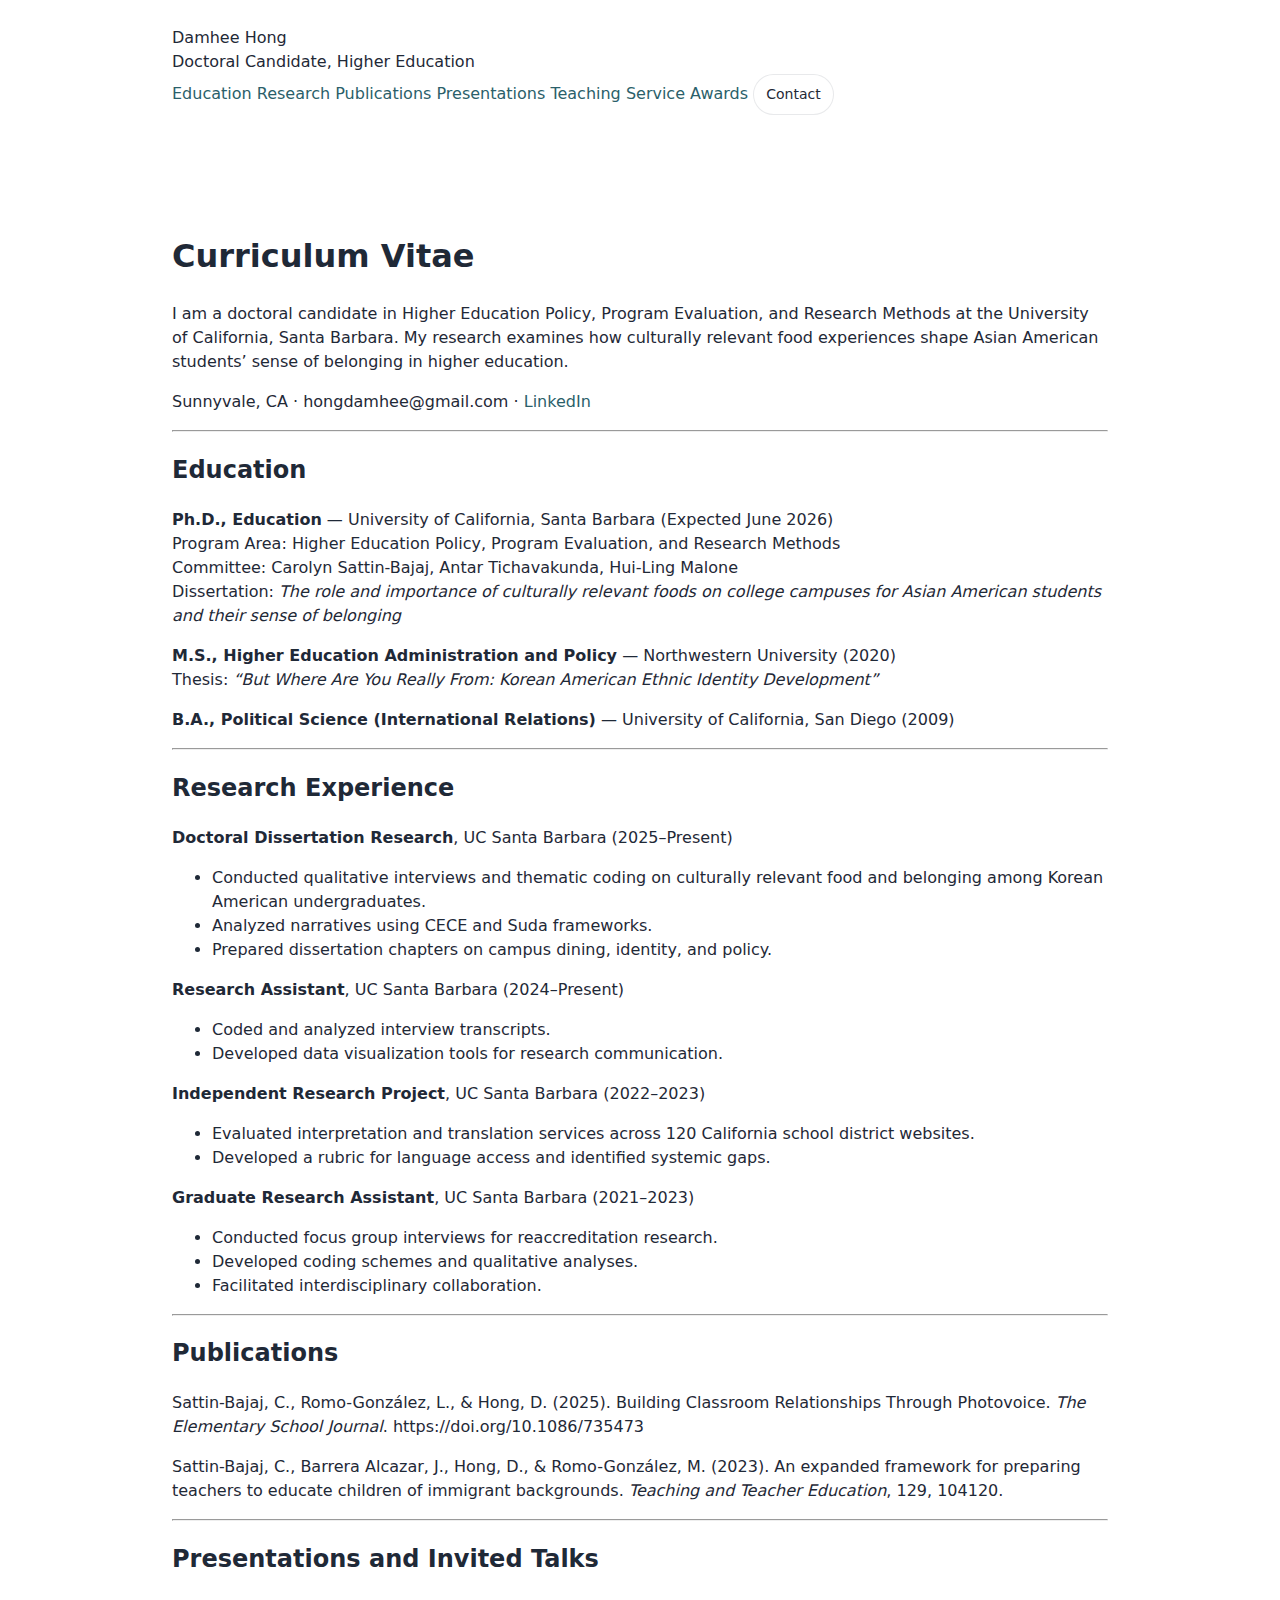
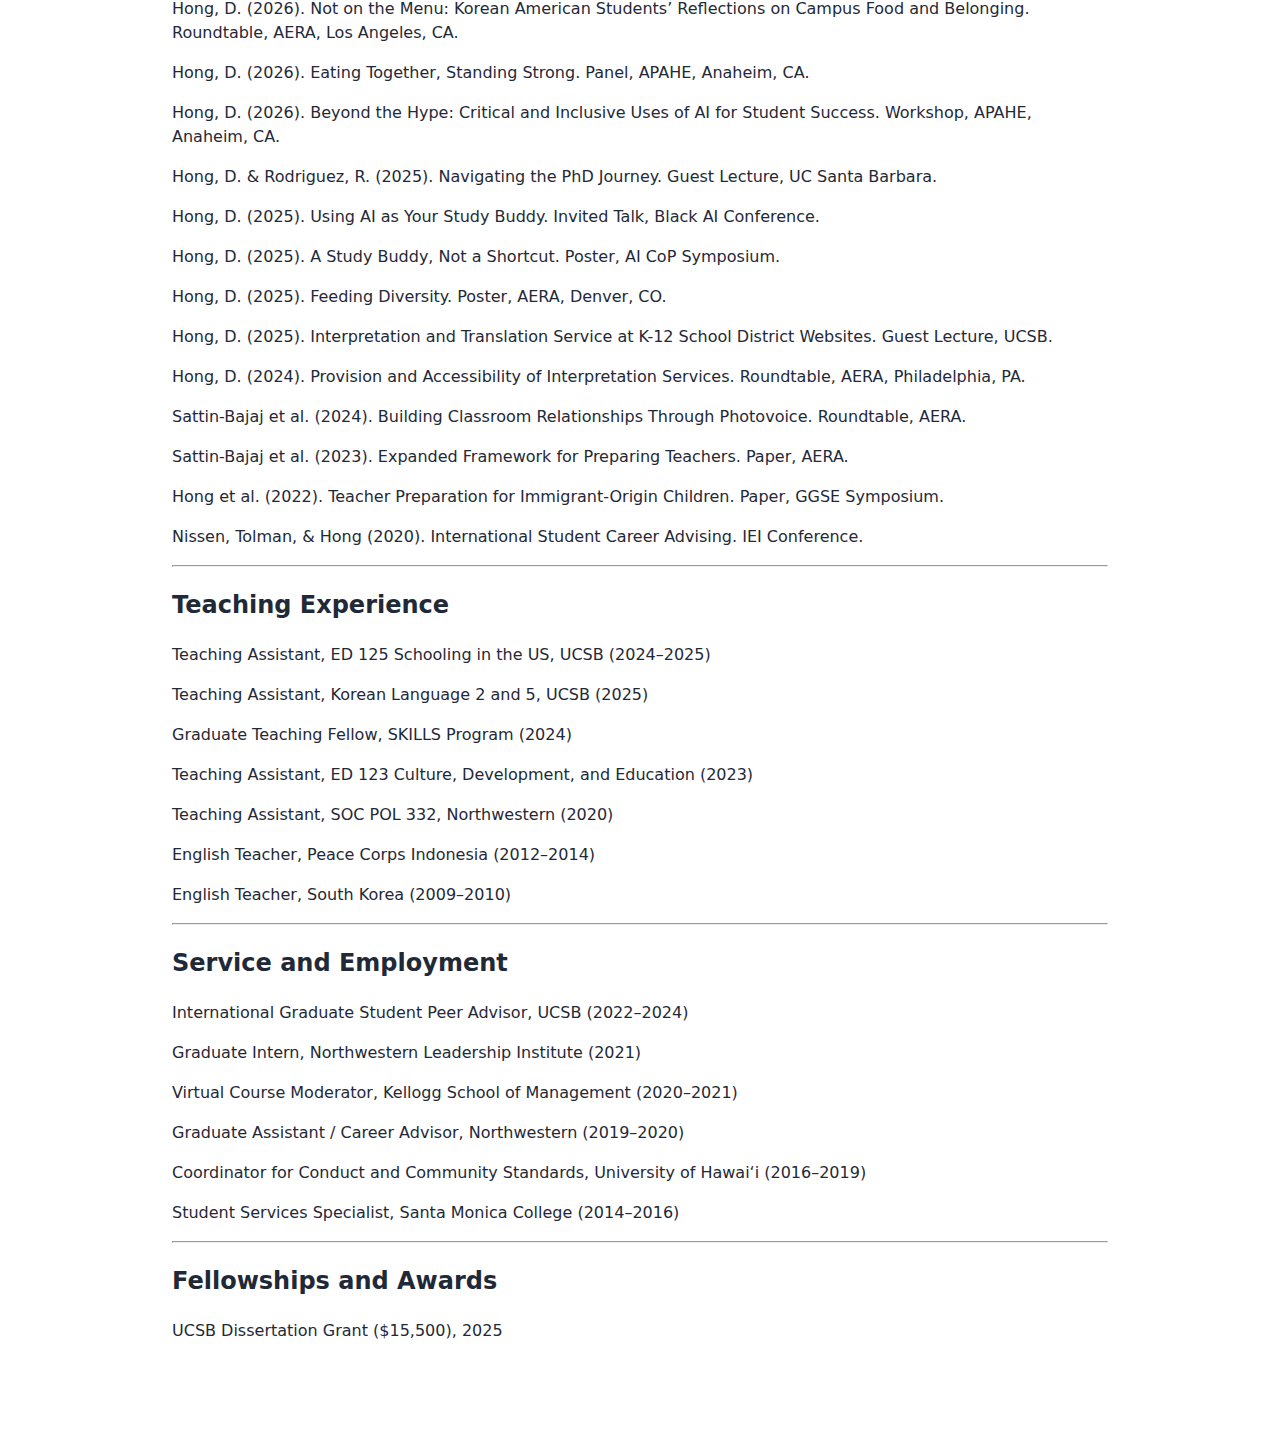
<file: index.html>
<!doctype html>
<html lang="en">
<head>
<meta charset="UTF-8" />
<meta name="viewport" content="width=device-width, initial-scale=1" />
<title>Damhee Hong | Curriculum Vitae</title>
<meta name="description" content="Damhee Hong, doctoral candidate in Higher Education. Research, publications, presentations, teaching, and service." />
<link rel="stylesheet" href="styles.css" />
</head>

<body>
<header class="header">
  <div class="container header-inner">
    <div>
      <div class="brand-name">Damhee Hong</div>
      <div class="brand-tag">Doctoral Candidate, Higher Education</div>
    </div>
    <nav>
      <a href="#education">Education</a>
      <a href="#research">Research</a>
      <a href="#publications">Publications</a>
      <a href="#presentations">Presentations</a>
      <a href="#teaching">Teaching</a>
      <a href="#service">Service</a>
      <a href="#awards">Awards</a>
      <a href="#contact" class="pill">Contact</a>
    </nav>
  </div>
</header>

<main class="container">

<section class="hero">
  <h1>Curriculum Vitae</h1>
  <p class="lead">
    I am a doctoral candidate in Higher Education Policy, Program Evaluation, and Research Methods at the University of California, Santa Barbara. My research examines how culturally relevant food experiences shape Asian American students’ sense of belonging in higher education.
  </p>
  <p>
    Sunnyvale, CA · hongdamhee@gmail.com · <a href="https://www.linkedin.com/in/deedeehong" target="_blank">LinkedIn</a>
  </p>
</section>

<hr />

<section id="education">
<h2>Education</h2>

<p><strong>Ph.D., Education</strong> — University of California, Santa Barbara (Expected June 2026)<br/>
Program Area: Higher Education Policy, Program Evaluation, and Research Methods<br/>
Committee: Carolyn Sattin-Bajaj, Antar Tichavakunda, Hui-Ling Malone<br/>
Dissertation: <em>The role and importance of culturally relevant foods on college campuses for Asian American students and their sense of belonging</em></p>

<p><strong>M.S., Higher Education Administration and Policy</strong> — Northwestern University (2020)<br/>
Thesis: <em>“But Where Are You Really From: Korean American Ethnic Identity Development”</em></p>

<p><strong>B.A., Political Science (International Relations)</strong> — University of California, San Diego (2009)</p>
</section>

<hr />

<section id="research">
<h2>Research Experience</h2>

<p><strong>Doctoral Dissertation Research</strong>, UC Santa Barbara (2025–Present)</p>
<ul>
<li>Conducted qualitative interviews and thematic coding on culturally relevant food and belonging among Korean American undergraduates.</li>
<li>Analyzed narratives using CECE and Suda frameworks.</li>
<li>Prepared dissertation chapters on campus dining, identity, and policy.</li>
</ul>

<p><strong>Research Assistant</strong>, UC Santa Barbara (2024–Present)</p>
<ul>
<li>Coded and analyzed interview transcripts.</li>
<li>Developed data visualization tools for research communication.</li>
</ul>

<p><strong>Independent Research Project</strong>, UC Santa Barbara (2022–2023)</p>
<ul>
<li>Evaluated interpretation and translation services across 120 California school district websites.</li>
<li>Developed a rubric for language access and identified systemic gaps.</li>
</ul>

<p><strong>Graduate Research Assistant</strong>, UC Santa Barbara (2021–2023)</p>
<ul>
<li>Conducted focus group interviews for reaccreditation research.</li>
<li>Developed coding schemes and qualitative analyses.</li>
<li>Facilitated interdisciplinary collaboration.</li>
</ul>
</section>

<hr />

<section id="publications">
<h2>Publications</h2>

<p>Sattin-Bajaj, C., Romo-González, L., & Hong, D. (2025). Building Classroom Relationships Through Photovoice. <em>The Elementary School Journal</em>. https://doi.org/10.1086/735473</p>

<p>Sattin-Bajaj, C., Barrera Alcazar, J., Hong, D., & Romo-González, M. (2023). An expanded framework for preparing teachers to educate children of immigrant backgrounds. <em>Teaching and Teacher Education</em>, 129, 104120.</p>
</section>

<hr />

<section id="presentations">
<h2>Presentations and Invited Talks</h2>

<p>Hong, D. (2026). Not on the Menu: Korean American Students’ Reflections on Campus Food and Belonging. Roundtable, AERA, Los Angeles, CA.</p>

<p>Hong, D. (2026). Eating Together, Standing Strong. Panel, APAHE, Anaheim, CA.</p>

<p>Hong, D. (2026). Beyond the Hype: Critical and Inclusive Uses of AI for Student Success. Workshop, APAHE, Anaheim, CA.</p>

<p>Hong, D. & Rodriguez, R. (2025). Navigating the PhD Journey. Guest Lecture, UC Santa Barbara.</p>

<p>Hong, D. (2025). Using AI as Your Study Buddy. Invited Talk, Black AI Conference.</p>

<p>Hong, D. (2025). A Study Buddy, Not a Shortcut. Poster, AI CoP Symposium.</p>

<p>Hong, D. (2025). Feeding Diversity. Poster, AERA, Denver, CO.</p>

<p>Hong, D. (2025). Interpretation and Translation Service at K-12 School District Websites. Guest Lecture, UCSB.</p>

<p>Hong, D. (2024). Provision and Accessibility of Interpretation Services. Roundtable, AERA, Philadelphia, PA.</p>

<p>Sattin-Bajaj et al. (2024). Building Classroom Relationships Through Photovoice. Roundtable, AERA.</p>

<p>Sattin-Bajaj et al. (2023). Expanded Framework for Preparing Teachers. Paper, AERA.</p>

<p>Hong et al. (2022). Teacher Preparation for Immigrant-Origin Children. Paper, GGSE Symposium.</p>

<p>Nissen, Tolman, & Hong (2020). International Student Career Advising. IEI Conference.</p>
</section>

<hr />

<section id="teaching">
<h2>Teaching Experience</h2>

<p>Teaching Assistant, ED 125 Schooling in the US, UCSB (2024–2025)</p>
<p>Teaching Assistant, Korean Language 2 and 5, UCSB (2025)</p>
<p>Graduate Teaching Fellow, SKILLS Program (2024)</p>
<p>Teaching Assistant, ED 123 Culture, Development, and Education (2023)</p>
<p>Teaching Assistant, SOC POL 332, Northwestern (2020)</p>
<p>English Teacher, Peace Corps Indonesia (2012–2014)</p>
<p>English Teacher, South Korea (2009–2010)</p>
</section>

<hr />

<section id="service">
<h2>Service and Employment</h2>

<p>International Graduate Student Peer Advisor, UCSB (2022–2024)</p>
<p>Graduate Intern, Northwestern Leadership Institute (2021)</p>
<p>Virtual Course Moderator, Kellogg School of Management (2020–2021)</p>
<p>Graduate Assistant / Career Advisor, Northwestern (2019–2020)</p>
<p>Coordinator for Conduct and Community Standards, University of Hawai‘i (2016–2019)</p>
<p>Student Services Specialist, Santa Monica College (2014–2016)</p>
</section>

<hr />

<section id="awards">
<h2>Fellowships and Awards</h2>

<p>UCSB Dissertation Grant ($15,500), 2025</p>
</file>
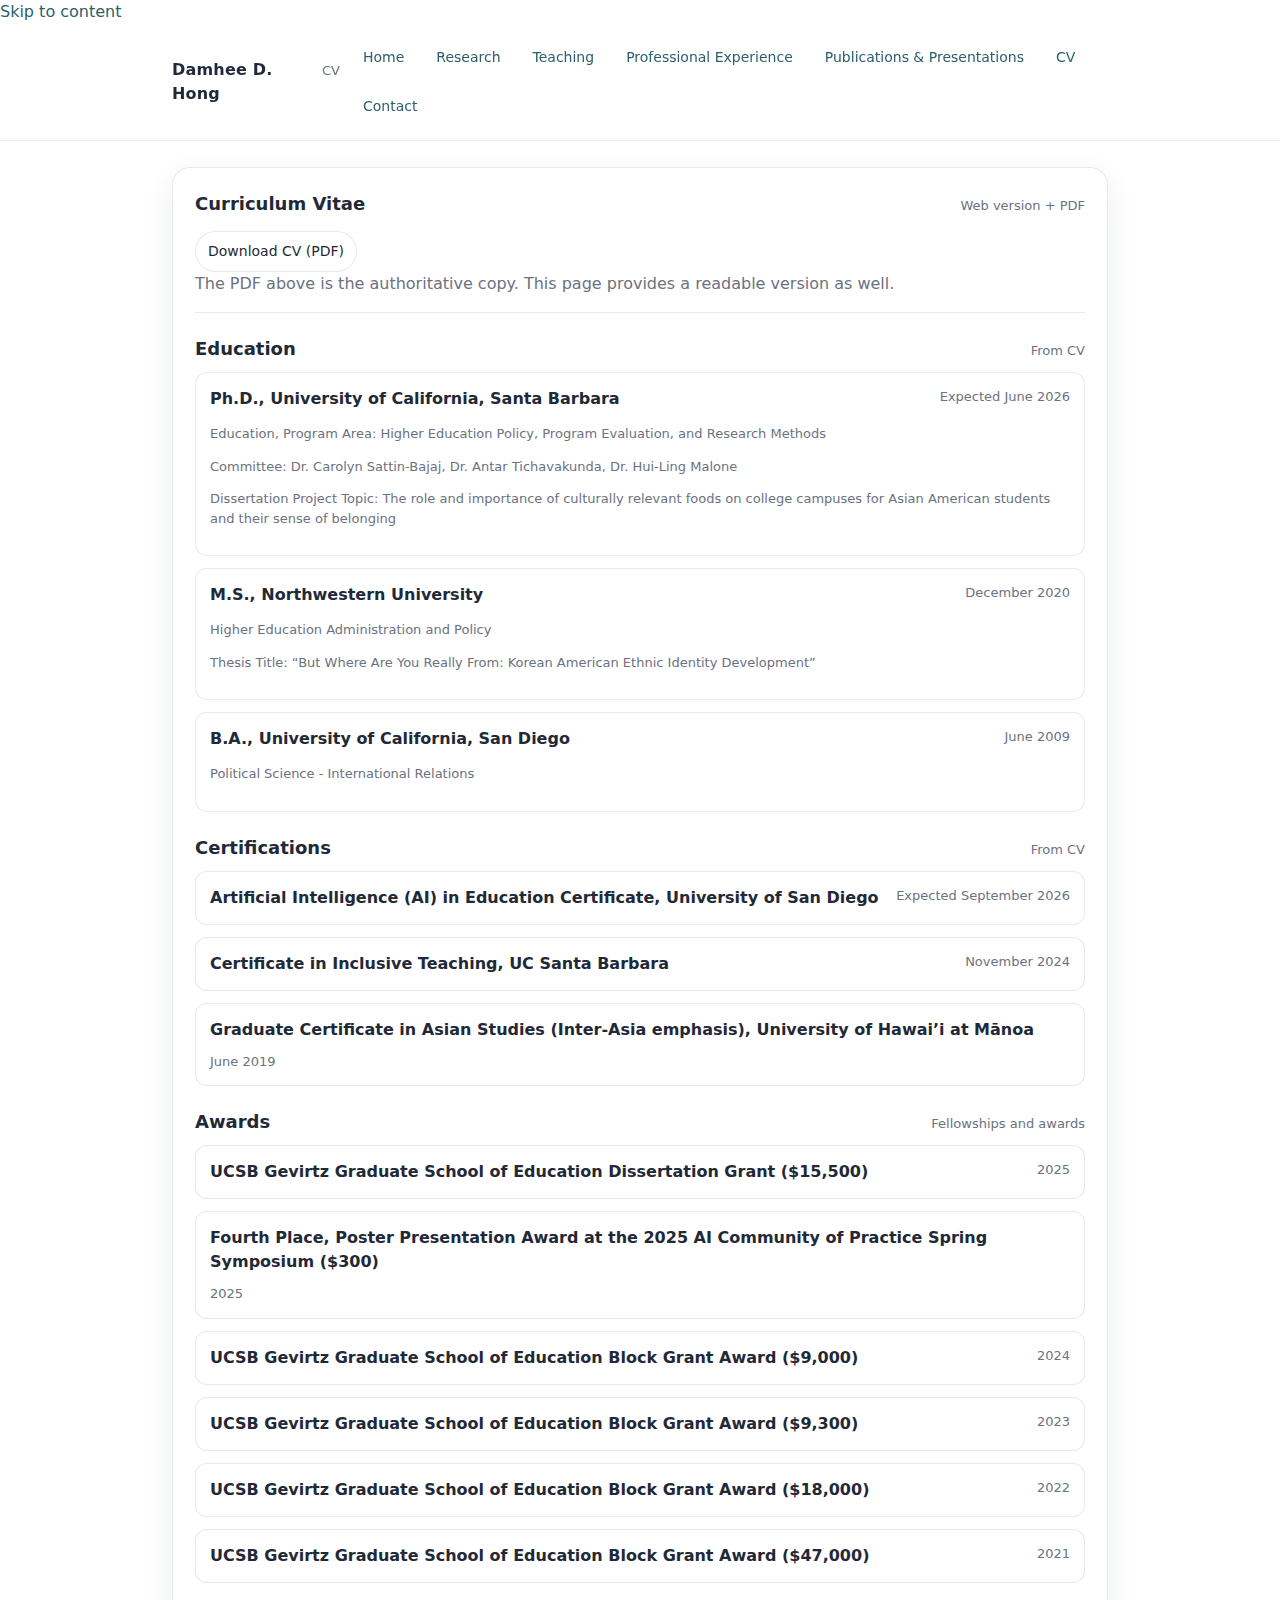
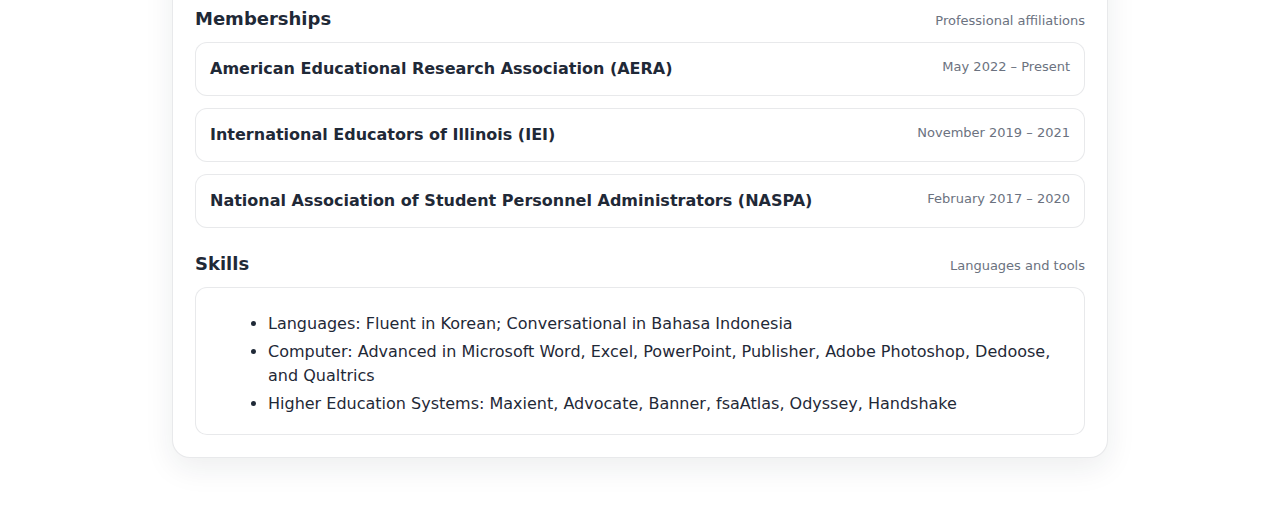
<file: cv.html>
<!doctype html>
<html lang="en">
<head>
  <meta charset="utf-8" />
  <meta name="viewport" content="width=device-width, initial-scale=1" />
  <title>CV | Damhee D. Hong</title>
  <link rel="stylesheet" href="styles.css" />
</head>
<body>
<a class="skip-link" href="#main">Skip to content</a>

<header class="nav">
  <div class="nav-inner">
    <div class="brand">
      <div class="name">Damhee D. Hong</div>
      <div class="tag">CV</div>
    </div>
    <nav class="nav-links" aria-label="Primary">
      <a href="index.html">Home</a>
      <a href="research.html">Research</a>
      <a href="teaching.html">Teaching</a>
      <a href="professional-experience.html">Professional Experience</a>
      <a href="publications-presentations.html">Publications & Presentations</a>
      <a href="cv.html">CV</a>
      <a href="contact.html">Contact</a>
    </nav>
  </div>
</header>

<main id="main" class="container">
  <div class="card">
    <div class="section-header">
      <h1 class="section-title">Curriculum Vitae</h1>
      <p class="section-note">Web version + PDF</p>
    </div>

    <div class="pills" aria-label="CV download">
      <a class="pill" href="DHong_CV_2026.pdf" target="_blank" rel="noopener">Download CV (PDF)</a>
    </div>

    <p class="lede">
      The PDF above is the authoritative copy. This page provides a readable version as well.
    </p>

    <hr class="soft" />

    <div class="section">
      <div class="section-header">
        <h2 class="section-title">Education</h2>
        <p class="section-note">From CV</p>
      </div>

      <div class="list">
        <div class="item">
          <div class="top">
            <div class="title">Ph.D., University of California, Santa Barbara</div>
            <div class="meta">Expected June 2026</div>
          </div>
          <p class="small">Education, Program Area: Higher Education Policy, Program Evaluation, and Research Methods</p>
          <p class="small">Committee: Dr. Carolyn Sattin-Bajaj, Dr. Antar Tichavakunda, Dr. Hui-Ling Malone</p>
          <p class="small">Dissertation Project Topic: The role and importance of culturally relevant foods on college campuses for Asian American students and their sense of belonging</p>
        </div>

        <div class="item">
          <div class="top">
            <div class="title">M.S., Northwestern University</div>
            <div class="meta">December 2020</div>
          </div>
          <p class="small">Higher Education Administration and Policy</p>
          <p class="small">Thesis Title: “But Where Are You Really From: Korean American Ethnic Identity Development”</p>
        </div>

        <div class="item">
          <div class="top">
            <div class="title">B.A., University of California, San Diego</div>
            <div class="meta">June 2009</div>
          </div>
          <p class="small">Political Science - International Relations</p>
        </div>
      </div>
    </div>

    <div class="section">
      <div class="section-header">
        <h2 class="section-title">Certifications</h2>
        <p class="section-note">From CV</p>
      </div>
      <div class="list">
        <div class="item">
          <div class="top">
            <div class="title">Artificial Intelligence (AI) in Education Certificate, University of San Diego</div>
            <div class="meta">Expected September 2026</div>
          </div>
        </div>
        <div class="item">
          <div class="top">
            <div class="title">Certificate in Inclusive Teaching, UC Santa Barbara</div>
            <div class="meta">November 2024</div>
          </div>
        </div>
        <div class="item">
          <div class="top">
            <div class="title">Graduate Certificate in Asian Studies (Inter-Asia emphasis), University of Hawai’i at Mānoa</div>
            <div class="meta">June 2019</div>
          </div>
        </div>
      </div>
    </div>

    <div class="section">
      <div class="section-header">
        <h2 class="section-title">Awards</h2>
        <p class="section-note">Fellowships and awards</p>
      </div>

      <div class="list">
        <div class="item"><div class="top"><div class="title">UCSB Gevirtz Graduate School of Education Dissertation Grant ($15,500)</div><div class="meta">2025</div></div></div>
        <div class="item"><div class="top"><div class="title">Fourth Place, Poster Presentation Award at the 2025 AI Community of Practice Spring Symposium ($300)</div><div class="meta">2025</div></div></div>
        <div class="item"><div class="top"><div class="title">UCSB Gevirtz Graduate School of Education Block Grant Award ($9,000)</div><div class="meta">2024</div></div></div>
        <div class="item"><div class="top"><div class="title">UCSB Gevirtz Graduate School of Education Block Grant Award ($9,300)</div><div class="meta">2023</div></div></div>
        <div class="item"><div class="top"><div class="title">UCSB Gevirtz Graduate School of Education Block Grant Award ($18,000)</div><div class="meta">2022</div></div></div>
        <div class="item"><div class="top"><div class="title">UCSB Gevirtz Graduate School of Education Block Grant Award ($47,000)</div><div class="meta">2021</div></div></div>
      </div>
    </div>

    <div class="section">
      <div class="section-header">
        <h2 class="section-title">Memberships</h2>
        <p class="section-note">Professional affiliations</p>
      </div>
      <div class="list">
        <div class="item"><div class="top"><div class="title">American Educational Research Association (AERA)</div><div class="meta">May 2022 – Present</div></div></div>
        <div class="item"><div class="top"><div class="title">International Educators of Illinois (IEI)</div><div class="meta">November 2019 – 2021</div></div></div>
        <div class="item"><div class="top"><div class="title">National Association of Student Personnel Administrators (NASPA)</div><div class="meta">February 2017 – 2020</div></div></div>
      </div>
    </div>

    <div class="section">
      <div class="section-header">
        <h2 class="section-title">Skills</h2>
        <p class="section-note">Languages and tools</p>
      </div>
      <div class="item">
        <ul>
          <li>Languages: Fluent in Korean; Conversational in Bahasa Indonesia</li>
          <li>Computer: Advanced in Microsoft Word, Excel, PowerPoint, Publisher, Adobe Photoshop, Dedoose, and Qualtrics</li>
          <li>Higher Education Systems: Maxient, Advocate, Banner, fsaAtlas, Odyssey, Handshake</li>
        </ul>
      </div>
    </div>

  </div>
</main>

<script src="script.js"></script>
</body>
</html>
</file>
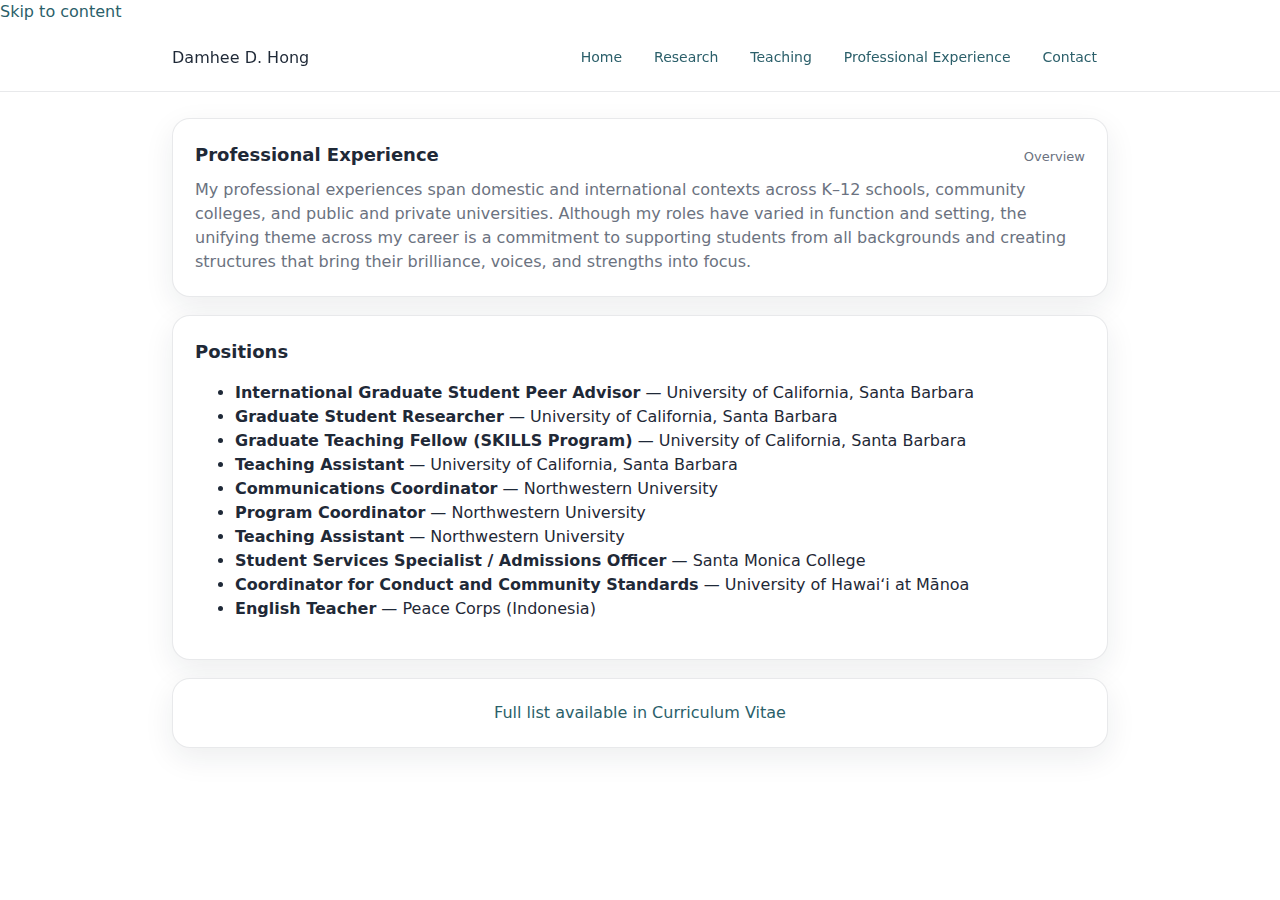
<file: professional-experience.html>
<!doctype html>
<html lang="en">
<head>
  <!-- Google tag (gtag.js) -->
<script async src="https://www.googletagmanager.com/gtag/js?id=G-RM2ZL7G8FT"></script>
<script>
  window.dataLayer = window.dataLayer || [];
  function gtag(){dataLayer.push(arguments);}
  gtag('js', new Date());

  gtag('config', 'G-RM2ZL7G8FT');
</script>
  <meta charset="utf-8" />
  <meta name="viewport" content="width=device-width, initial-scale=1" />
  <title>Professional Experience | Damhee D. Hong</title>
  <meta name="description" content="Professional experience of Damhee D. Hong." />
  <link rel="stylesheet" href="styles.css" />
</head>
<body>
<a class="skip-link" href="#main">Skip to content</a>

<header class="nav">
  <div class="nav-inner">
    <div class="brand">Damhee D. Hong</div>
    <nav class="nav-links" aria-label="Primary">
      <a href="index.html">Home</a>
      <a href="research.html">Research</a>
      <a href="teaching.html">Teaching</a>
      <a href="professional-experience.html">Professional Experience</a>
      <a href="contact.html">Contact</a>
    </nav>
  </div>
</header>

<main id="main" class="container">

  <!-- Bubble 1: Summary -->
  <div class="card">
    <div class="section-header">
      <h1 class="section-title">Professional Experience</h1>
      <p class="section-note">Overview</p>
    </div>

    <p class="lede">
      My professional experiences span domestic and international contexts across K–12 schools, community colleges, and public and private universities. Although my roles have varied in function and setting, the unifying theme across my career is a commitment to supporting students from all backgrounds and creating structures that bring their brilliance, voices, and strengths into focus.
    </p>
  </div>

  <!-- Bubble 2: Positions -->
  <div class="card" style="margin-top:18px;">
    <div class="section-header">
      <h2 class="section-title">Positions</h2>
    </div>

    <ul class="positions-list">
      <li><strong>International Graduate Student Peer Advisor</strong> — University of California, Santa Barbara</li>
      <li><strong>Graduate Student Researcher</strong> — University of California, Santa Barbara</li>
      <li><strong>Graduate Teaching Fellow (SKILLS Program)</strong> — University of California, Santa Barbara</li>
      <li><strong>Teaching Assistant</strong> — University of California, Santa Barbara</li>
      <li><strong>Communications Coordinator</strong> — Northwestern University</li>
      <li><strong>Program Coordinator</strong> — Northwestern University</li>
      <li><strong>Teaching Assistant</strong> — Northwestern University</li>
      <li><strong>Student Services Specialist / Admissions Officer</strong> — Santa Monica College</li>
      <li><strong>Coordinator for Conduct and Community Standards</strong> — University of Hawaiʻi at Mānoa</li>
      <li><strong>English Teacher</strong> — Peace Corps (Indonesia)</li>
    </ul>
  </div>

  <!-- Bubble 3: CV Link -->
  <div class="card" style="margin-top:18px; text-align:center;">
    <a class="bubble" href="DHong_CV_2026.pdf" target="_blank" rel="noopener">
      Full list available in Curriculum Vitae
    </a>
  </div>

</main>

<script src="script.js"></script>
</body>
</html>
</file>
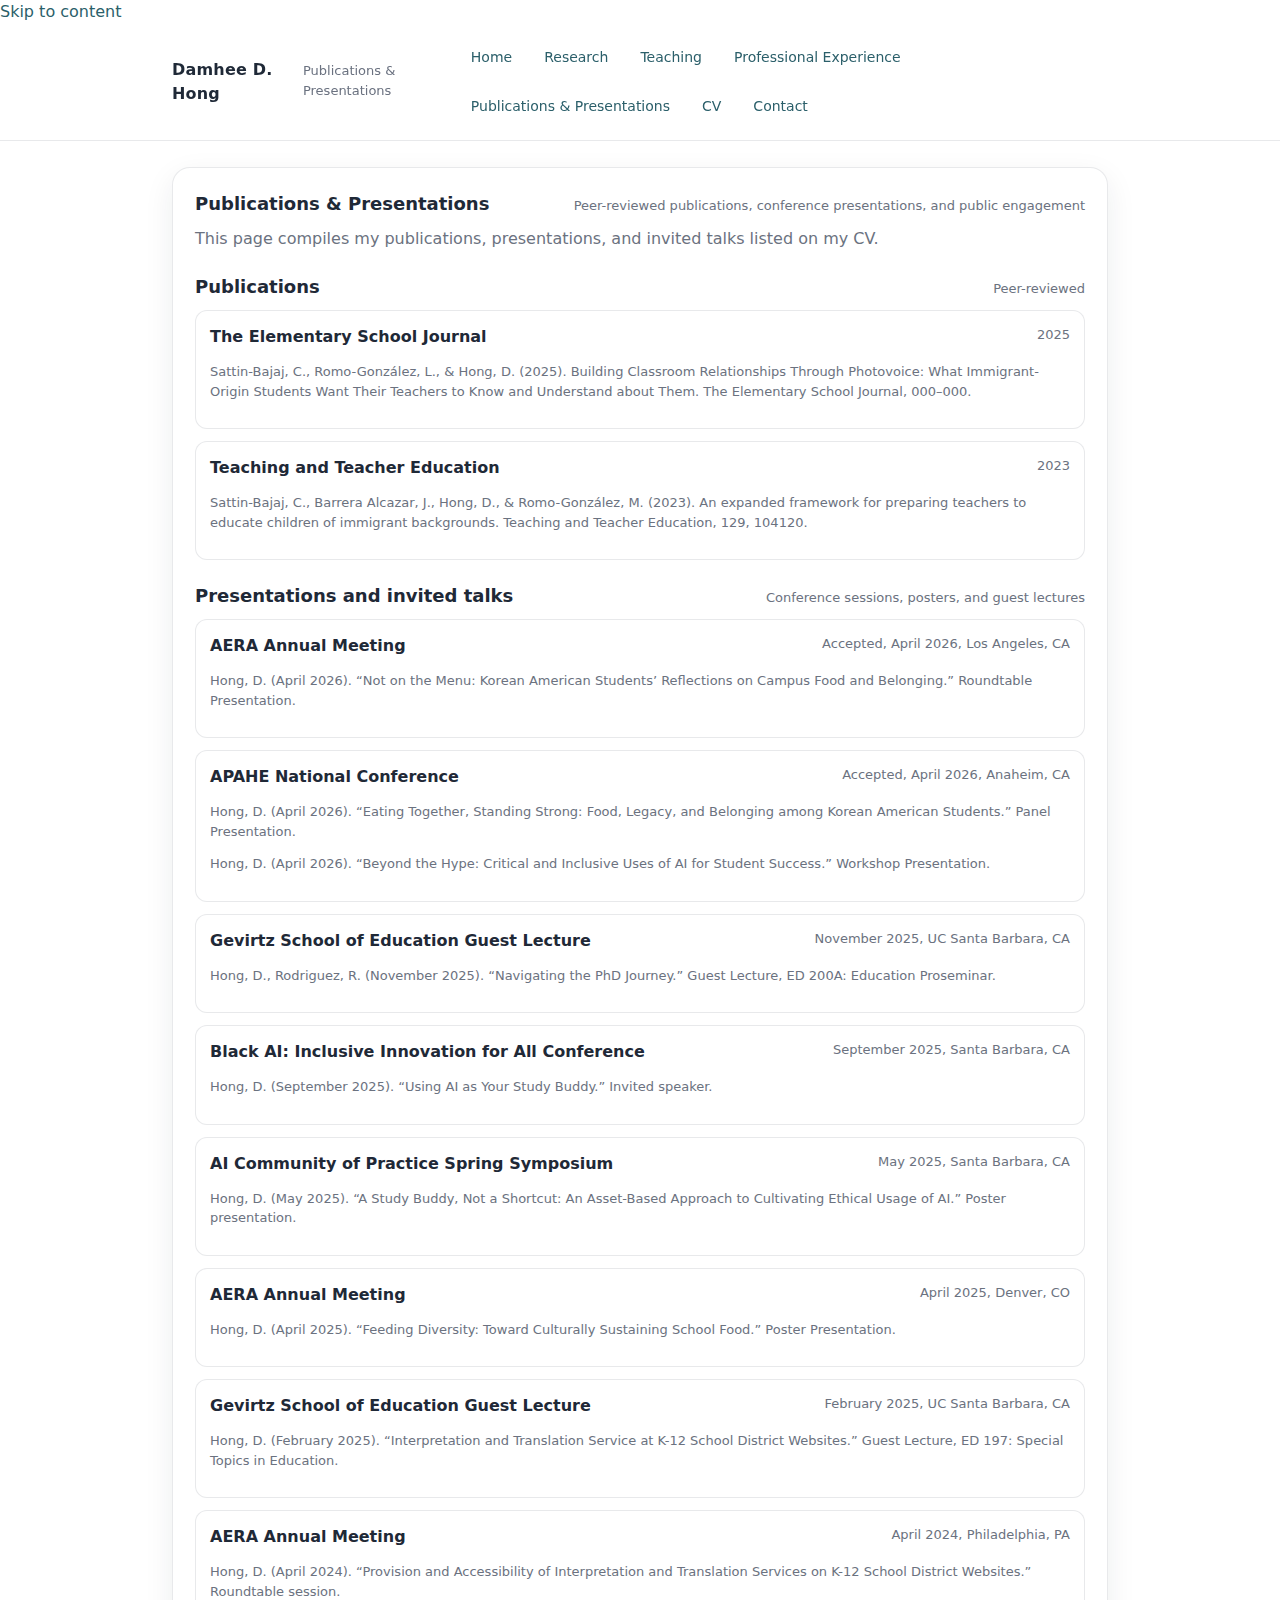
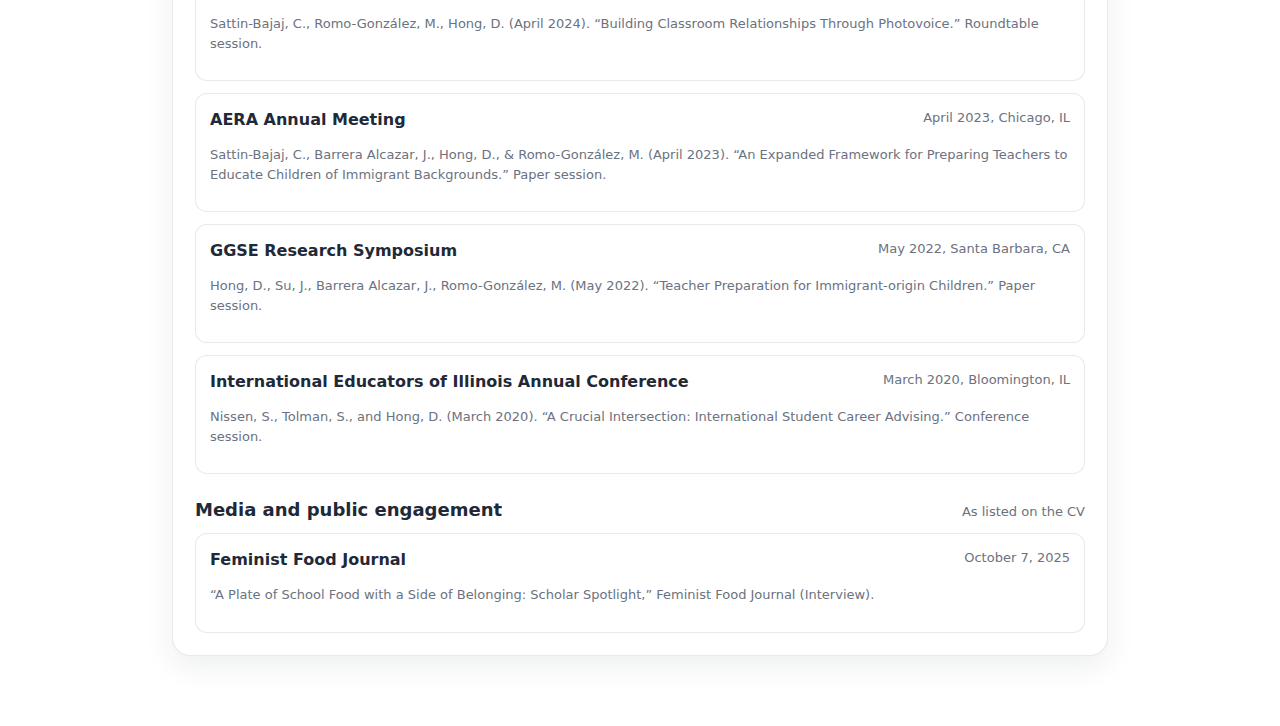
<file: publications-presentations.html>
<!doctype html>
<html lang="en">
<head>
  <meta charset="utf-8" />
  <meta name="viewport" content="width=device-width, initial-scale=1" />
  <title>Publications & Presentations | Damhee D. Hong</title>
  <link rel="stylesheet" href="styles.css" />
</head>
<body>
<a class="skip-link" href="#main">Skip to content</a>

<header class="nav">
  <div class="nav-inner">
    <div class="brand">
      <div class="name">Damhee D. Hong</div>
      <div class="tag">Publications & Presentations</div>
    </div>
    <nav class="nav-links" aria-label="Primary">
      <a href="index.html">Home</a>
      <a href="research.html">Research</a>
      <a href="teaching.html">Teaching</a>
      <a href="professional-experience.html">Professional Experience</a>
      <a href="publications-presentations.html">Publications & Presentations</a>
      <a href="cv.html">CV</a>
      <a href="contact.html">Contact</a>
    </nav>
  </div>
</header>

<main id="main" class="container">
  <div class="card">
    <div class="section-header">
      <h1 class="section-title">Publications & Presentations</h1>
      <p class="section-note">Peer-reviewed publications, conference presentations, and public engagement</p>
    </div>

    <p class="lede">
      This page compiles my publications, presentations, and invited talks listed on my CV.
    </p>

    <div class="section">
      <div class="section-header">
        <h2 class="section-title">Publications</h2>
        <p class="section-note">Peer-reviewed</p>
      </div>

      <div class="list">
        <div class="item">
          <div class="top">
            <div class="title">The Elementary School Journal</div>
            <div class="meta">2025</div>
          </div>
          <p class="small">
            Sattin-Bajaj, C., Romo-González, L., & Hong, D. (2025). Building Classroom Relationships Through Photovoice: What Immigrant-Origin Students Want Their Teachers to Know and Understand about Them. The Elementary School Journal, 000–000.
          </p>
        </div>

        <div class="item">
          <div class="top">
            <div class="title">Teaching and Teacher Education</div>
            <div class="meta">2023</div>
          </div>
          <p class="small">
            Sattin-Bajaj, C., Barrera Alcazar, J., Hong, D., & Romo-González, M. (2023). An expanded framework for preparing teachers to educate children of immigrant backgrounds. Teaching and Teacher Education, 129, 104120.
          </p>
        </div>
      </div>
    </div>

    <div class="section">
      <div class="section-header">
        <h2 class="section-title">Presentations and invited talks</h2>
        <p class="section-note">Conference sessions, posters, and guest lectures</p>
      </div>

      <div class="list">
        <div class="item">
          <div class="top">
            <div class="title">AERA Annual Meeting</div>
            <div class="meta">Accepted, April 2026, Los Angeles, CA</div>
          </div>
          <p class="small">Hong, D. (April 2026). “Not on the Menu: Korean American Students’ Reflections on Campus Food and Belonging.” Roundtable Presentation.</p>
        </div>

        <div class="item">
          <div class="top">
            <div class="title">APAHE National Conference</div>
            <div class="meta">Accepted, April 2026, Anaheim, CA</div>
          </div>
          <p class="small">Hong, D. (April 2026). “Eating Together, Standing Strong: Food, Legacy, and Belonging among Korean American Students.” Panel Presentation.</p>
          <p class="small">Hong, D. (April 2026). “Beyond the Hype: Critical and Inclusive Uses of AI for Student Success.” Workshop Presentation.</p>
        </div>

        <div class="item">
          <div class="top">
            <div class="title">Gevirtz School of Education Guest Lecture</div>
            <div class="meta">November 2025, UC Santa Barbara, CA</div>
          </div>
          <p class="small">Hong, D., Rodriguez, R. (November 2025). “Navigating the PhD Journey.” Guest Lecture, ED 200A: Education Proseminar.</p>
        </div>

        <div class="item">
          <div class="top">
            <div class="title">Black AI: Inclusive Innovation for All Conference</div>
            <div class="meta">September 2025, Santa Barbara, CA</div>
          </div>
          <p class="small">Hong, D. (September 2025). “Using AI as Your Study Buddy.” Invited speaker.</p>
        </div>

        <div class="item">
          <div class="top">
            <div class="title">AI Community of Practice Spring Symposium</div>
            <div class="meta">May 2025, Santa Barbara, CA</div>
          </div>
          <p class="small">Hong, D. (May 2025). “A Study Buddy, Not a Shortcut: An Asset-Based Approach to Cultivating Ethical Usage of AI.” Poster presentation.</p>
        </div>

        <div class="item">
          <div class="top">
            <div class="title">AERA Annual Meeting</div>
            <div class="meta">April 2025, Denver, CO</div>
          </div>
          <p class="small">Hong, D. (April 2025). “Feeding Diversity: Toward Culturally Sustaining School Food.” Poster Presentation.</p>
        </div>

        <div class="item">
          <div class="top">
            <div class="title">Gevirtz School of Education Guest Lecture</div>
            <div class="meta">February 2025, UC Santa Barbara, CA</div>
          </div>
          <p class="small">Hong, D. (February 2025). “Interpretation and Translation Service at K-12 School District Websites.” Guest Lecture, ED 197: Special Topics in Education.</p>
        </div>

        <div class="item">
          <div class="top">
            <div class="title">AERA Annual Meeting</div>
            <div class="meta">April 2024, Philadelphia, PA</div>
          </div>
          <p class="small">Hong, D. (April 2024). “Provision and Accessibility of Interpretation and Translation Services on K-12 School District Websites.” Roundtable session.</p>
          <p class="small">Sattin-Bajaj, C., Romo-González, M., Hong, D. (April 2024). “Building Classroom Relationships Through Photovoice.” Roundtable session.</p>
        </div>

        <div class="item">
          <div class="top">
            <div class="title">AERA Annual Meeting</div>
            <div class="meta">April 2023, Chicago, IL</div>
          </div>
          <p class="small">Sattin-Bajaj, C., Barrera Alcazar, J., Hong, D., & Romo-González, M. (April 2023). “An Expanded Framework for Preparing Teachers to Educate Children of Immigrant Backgrounds.” Paper session.</p>
        </div>

        <div class="item">
          <div class="top">
            <div class="title">GGSE Research Symposium</div>
            <div class="meta">May 2022, Santa Barbara, CA</div>
          </div>
          <p class="small">Hong, D., Su, J., Barrera Alcazar, J., Romo-González, M. (May 2022). “Teacher Preparation for Immigrant-origin Children.” Paper session.</p>
        </div>

        <div class="item">
          <div class="top">
            <div class="title">International Educators of Illinois Annual Conference</div>
            <div class="meta">March 2020, Bloomington, IL</div>
          </div>
          <p class="small">Nissen, S., Tolman, S., and Hong, D. (March 2020). “A Crucial Intersection: International Student Career Advising.” Conference session.</p>
        </div>
      </div>
    </div>

    <div class="section">
      <div class="section-header">
        <h2 class="section-title">Media and public engagement</h2>
        <p class="section-note">As listed on the CV</p>
      </div>
      <div class="item">
        <div class="top">
          <div class="title">Feminist Food Journal</div>
          <div class="meta">October 7, 2025</div>
        </div>
        <p class="small">“A Plate of School Food with a Side of Belonging: Scholar Spotlight,” Feminist Food Journal (Interview).</p>
      </div>
    </div>

  </div>
</main>

<script src="script.js"></script>
</body>
</html>
</file>
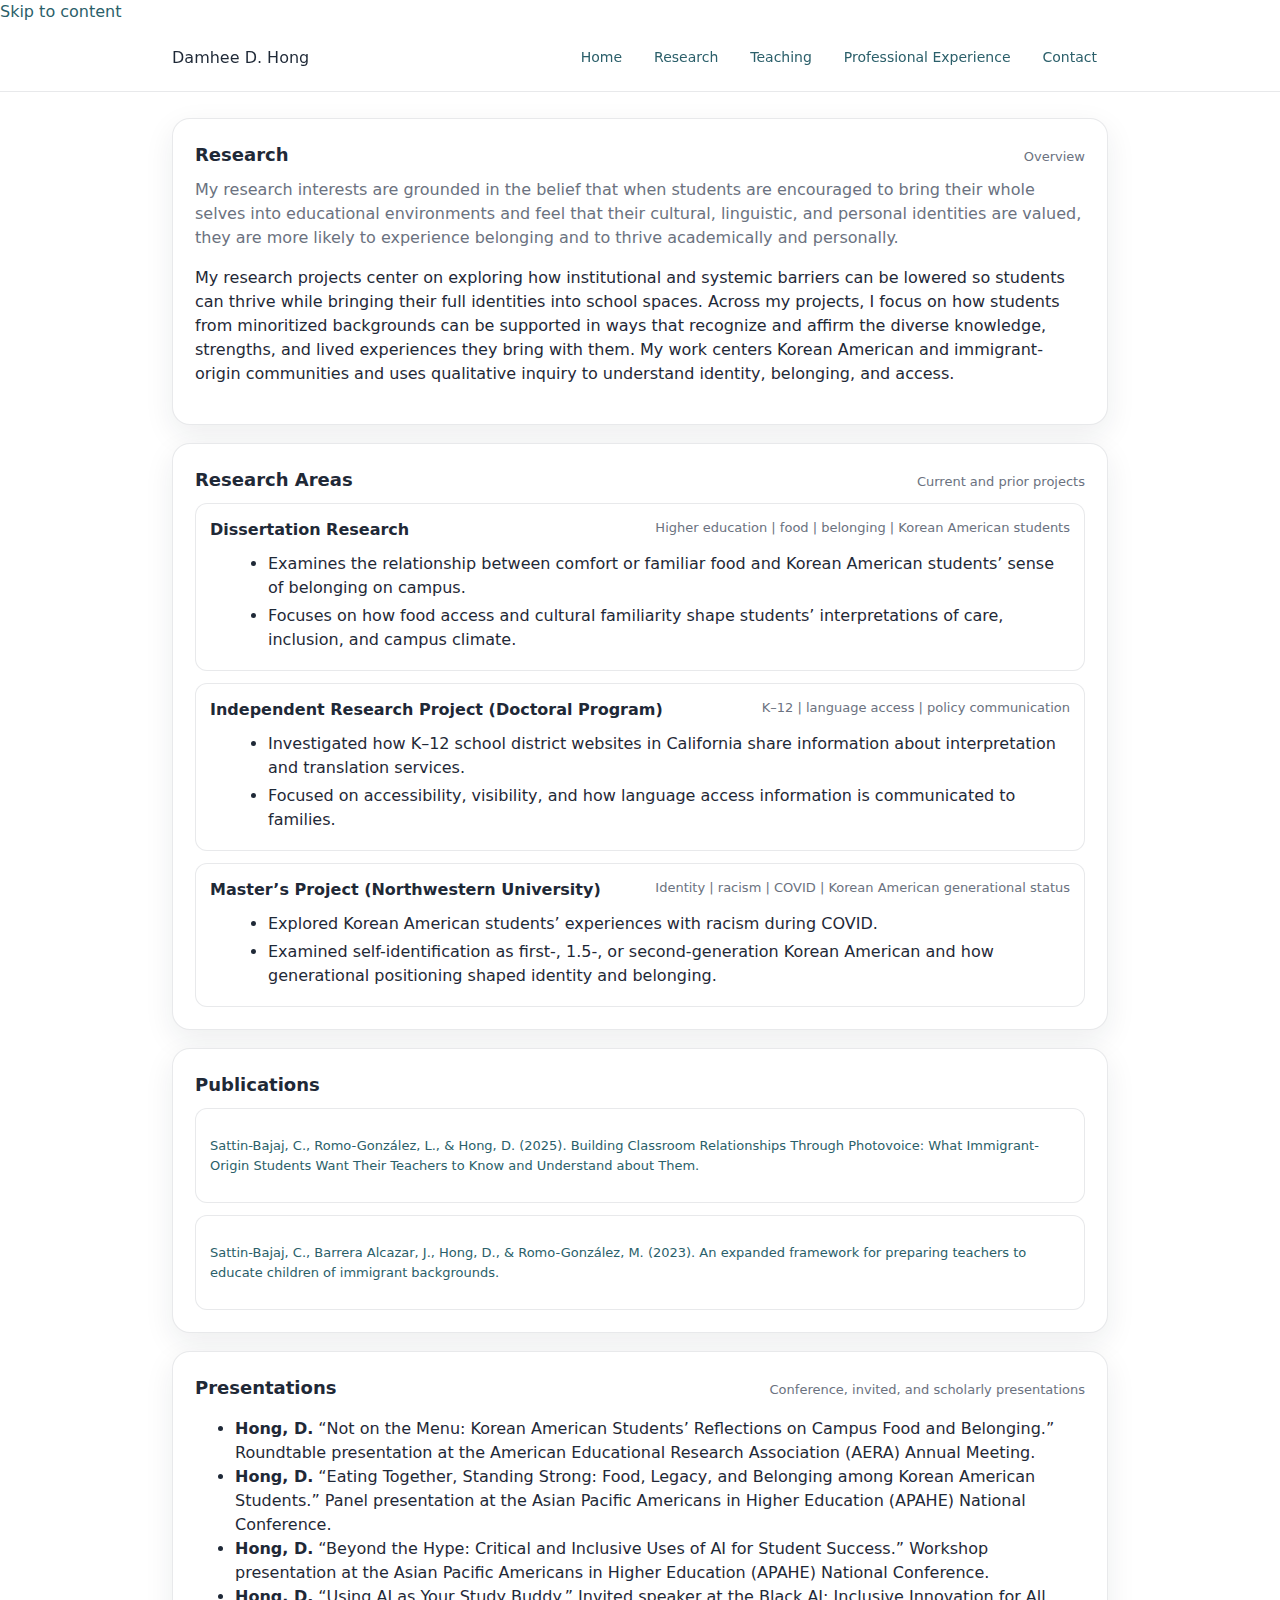
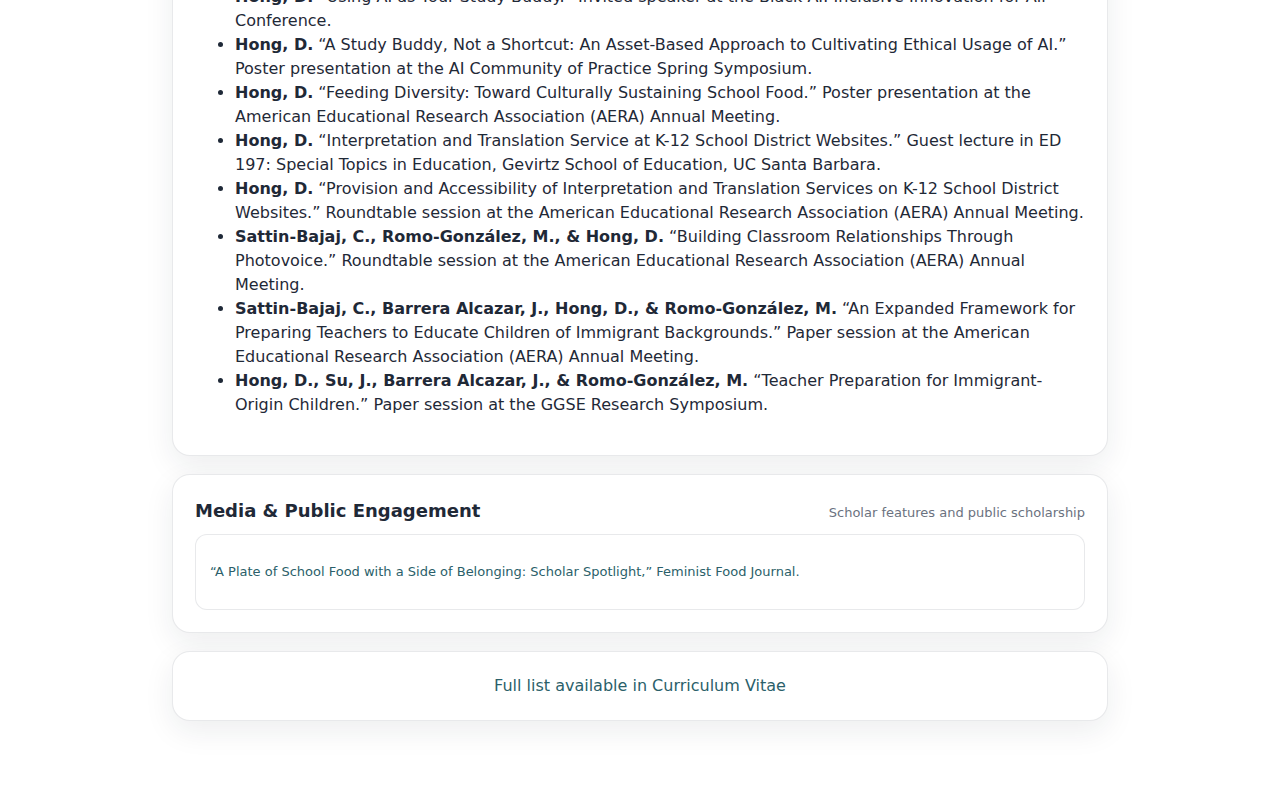
<file: research.html>
<!doctype html>
<html lang="en">
<head>
  <meta charset="utf-8" />
  <meta name="viewport" content="width=device-width, initial-scale=1" />
  <title>Research | Damhee D. Hong</title>
  <meta name="description" content="Research, publications, and public engagement of Damhee D. Hong." />
  <link rel="stylesheet" href="styles.css" />
</head>
<body>
<a class="skip-link" href="#main">Skip to content</a>

<header class="nav">
  <div class="nav-inner">
    <div class="brand">Damhee D. Hong</div>
    <nav class="nav-links" aria-label="Primary">
      <a href="index.html">Home</a>
      <a href="research.html">Research</a>
      <a href="teaching.html">Teaching</a>
      <a href="professional-experience.html">Professional Experience</a>
      <a href="contact.html">Contact</a>
    </nav>
  </div>
</header>

<main id="main" class="container">

  <!-- Bubble 1: Research Overview -->
  <div class="card">
    <div class="section-header">
      <h1 class="section-title">Research</h1>
      <p class="section-note">Overview</p>
    </div>

    <p class="lede">
      My research interests are grounded in the belief that when students are encouraged to bring their whole selves into educational environments and feel that their cultural, linguistic, and personal identities are valued, they are more likely to experience belonging and to thrive academically and personally.
    </p>

    <p>
      My research projects center on exploring how institutional and systemic barriers can be lowered so students can thrive while bringing their full identities into school spaces. Across my projects, I focus on how students from minoritized backgrounds can be supported in ways that recognize and affirm the diverse knowledge, strengths, and lived experiences they bring with them. My work centers Korean American and immigrant-origin communities and uses qualitative inquiry to understand identity, belonging, and access.
    </p>
  </div>

  <!-- Bubble 2: Research Areas -->
  <div class="card" style="margin-top:18px;">
    <div class="section-header">
      <h2 class="section-title">Research Areas</h2>
      <p class="section-note">Current and prior projects</p>
    </div>

    <div class="list">

      <div class="item">
        <div class="top">
          <div class="title"><strong>Dissertation Research</strong></div>
          <div class="meta">Higher education | food | belonging | Korean American students</div>
        </div>
        <ul>
          <li>Examines the relationship between comfort or familiar food and Korean American students’ sense of belonging on campus.</li>
          <li>Focuses on how food access and cultural familiarity shape students’ interpretations of care, inclusion, and campus climate.</li>
        </ul>
      </div>

      <div class="item">
        <div class="top">
          <div class="title"><strong>Independent Research Project (Doctoral Program)</strong></div>
          <div class="meta">K–12 | language access | policy communication</div>
        </div>
        <ul>
          <li>Investigated how K–12 school district websites in California share information about interpretation and translation services.</li>
          <li>Focused on accessibility, visibility, and how language access information is communicated to families.</li>
        </ul>
      </div>

      <div class="item">
        <div class="top">
          <div class="title"><strong>Master’s Project (Northwestern University)</strong></div>
          <div class="meta">Identity | racism | COVID | Korean American generational status</div>
        </div>
        <ul>
          <li>Explored Korean American students’ experiences with racism during COVID.</li>
          <li>Examined self-identification as first-, 1.5-, or second-generation Korean American and how generational positioning shaped identity and belonging.</li>
        </ul>
      </div>

    </div>
  </div>

  <!-- Bubble 3: Publications -->
  <div class="card" style="margin-top:18px;">
    <div class="section-header">
      <h2 class="section-title">Publications</h2>
    </div>

    <div class="list">

      <div class="item">
        <p class="small">
          <a href="https://www.journals.uchicago.edu/doi/abs/10.1086/735473" target="_blank" rel="noopener">
            Sattin-Bajaj, C., Romo-González, L., & Hong, D. (2025). Building Classroom Relationships Through Photovoice: What Immigrant-Origin Students Want Their Teachers to Know and Understand about Them.
          </a>
        </p>
      </div>

      <div class="item">
        <p class="small">
          <a href="https://www.sciencedirect.com/science/article/pii/S0742051X23001087" target="_blank" rel="noopener">
            Sattin-Bajaj, C., Barrera Alcazar, J., Hong, D., & Romo-González, M. (2023). An expanded framework for preparing teachers to educate children of immigrant backgrounds.
          </a>
        </p>
      </div>

    </div>
  </div>

  <!-- Bubble 4: Presentations -->
  <div class="card" style="margin-top:18px;">
    <div class="section-header">
      <h2 class="section-title">Presentations</h2>
      <p class="section-note">Conference, invited, and scholarly presentations</p>
    </div>

    <ul class="positions-list">
      <li><strong>Hong, D.</strong> “Not on the Menu: Korean American Students’ Reflections on Campus Food and Belonging.” Roundtable presentation at the American Educational Research Association (AERA) Annual Meeting.</li>
      <li><strong>Hong, D.</strong> “Eating Together, Standing Strong: Food, Legacy, and Belonging among Korean American Students.” Panel presentation at the Asian Pacific Americans in Higher Education (APAHE) National Conference.</li>
      <li><strong>Hong, D.</strong> “Beyond the Hype: Critical and Inclusive Uses of AI for Student Success.” Workshop presentation at the Asian Pacific Americans in Higher Education (APAHE) National Conference.</li>
      <li><strong>Hong, D.</strong> “Using AI as Your Study Buddy.” Invited speaker at the Black AI: Inclusive Innovation for All Conference.</li>
      <li><strong>Hong, D.</strong> “A Study Buddy, Not a Shortcut: An Asset-Based Approach to Cultivating Ethical Usage of AI.” Poster presentation at the AI Community of Practice Spring Symposium.</li>
      <li><strong>Hong, D.</strong> “Feeding Diversity: Toward Culturally Sustaining School Food.” Poster presentation at the American Educational Research Association (AERA) Annual Meeting.</li>
      <li><strong>Hong, D.</strong> “Interpretation and Translation Service at K-12 School District Websites.” Guest lecture in ED 197: Special Topics in Education, Gevirtz School of Education, UC Santa Barbara.</li>
      <li><strong>Hong, D.</strong> “Provision and Accessibility of Interpretation and Translation Services on K-12 School District Websites.” Roundtable session at the American Educational Research Association (AERA) Annual Meeting.</li>
      <li><strong>Sattin-Bajaj, C., Romo-González, M., & Hong, D.</strong> “Building Classroom Relationships Through Photovoice.” Roundtable session at the American Educational Research Association (AERA) Annual Meeting.</li>
      <li><strong>Sattin-Bajaj, C., Barrera Alcazar, J., Hong, D., & Romo-González, M.</strong> “An Expanded Framework for Preparing Teachers to Educate Children of Immigrant Backgrounds.” Paper session at the American Educational Research Association (AERA) Annual Meeting.</li>
      <li><strong>Hong, D., Su, J., Barrera Alcazar, J., & Romo-González, M.</strong> “Teacher Preparation for Immigrant-Origin Children.” Paper session at the GGSE Research Symposium.</li>
    </ul>
  </div>

  <!-- Bubble 5: Media / Public Engagement -->
  <div class="card" style="margin-top:18px;">
    <div class="section-header">
      <h2 class="section-title">Media & Public Engagement</h2>
      <p class="section-note">Scholar features and public scholarship</p>
    </div>

    <div class="item">
      <p class="small">
        <a href="https://www.feministfoodjournal.com/p/a-plate-of-school-food-with-a-side" target="_blank" rel="noopener">
          “A Plate of School Food with a Side of Belonging: Scholar Spotlight,” Feminist Food Journal.
        </a>
      </p>
    </div>
  </div>

  <!-- Bubble 6: CV Link -->
  <div class="card" style="margin-top:18px; text-align:center;">
    <a class="bubble" href="DHong_CV_2026.pdf" target="_blank" rel="noopener">
      Full list available in Curriculum Vitae
    </a>
  </div>

</main>

<script src="script.js"></script>
</body>
</html>
</file>
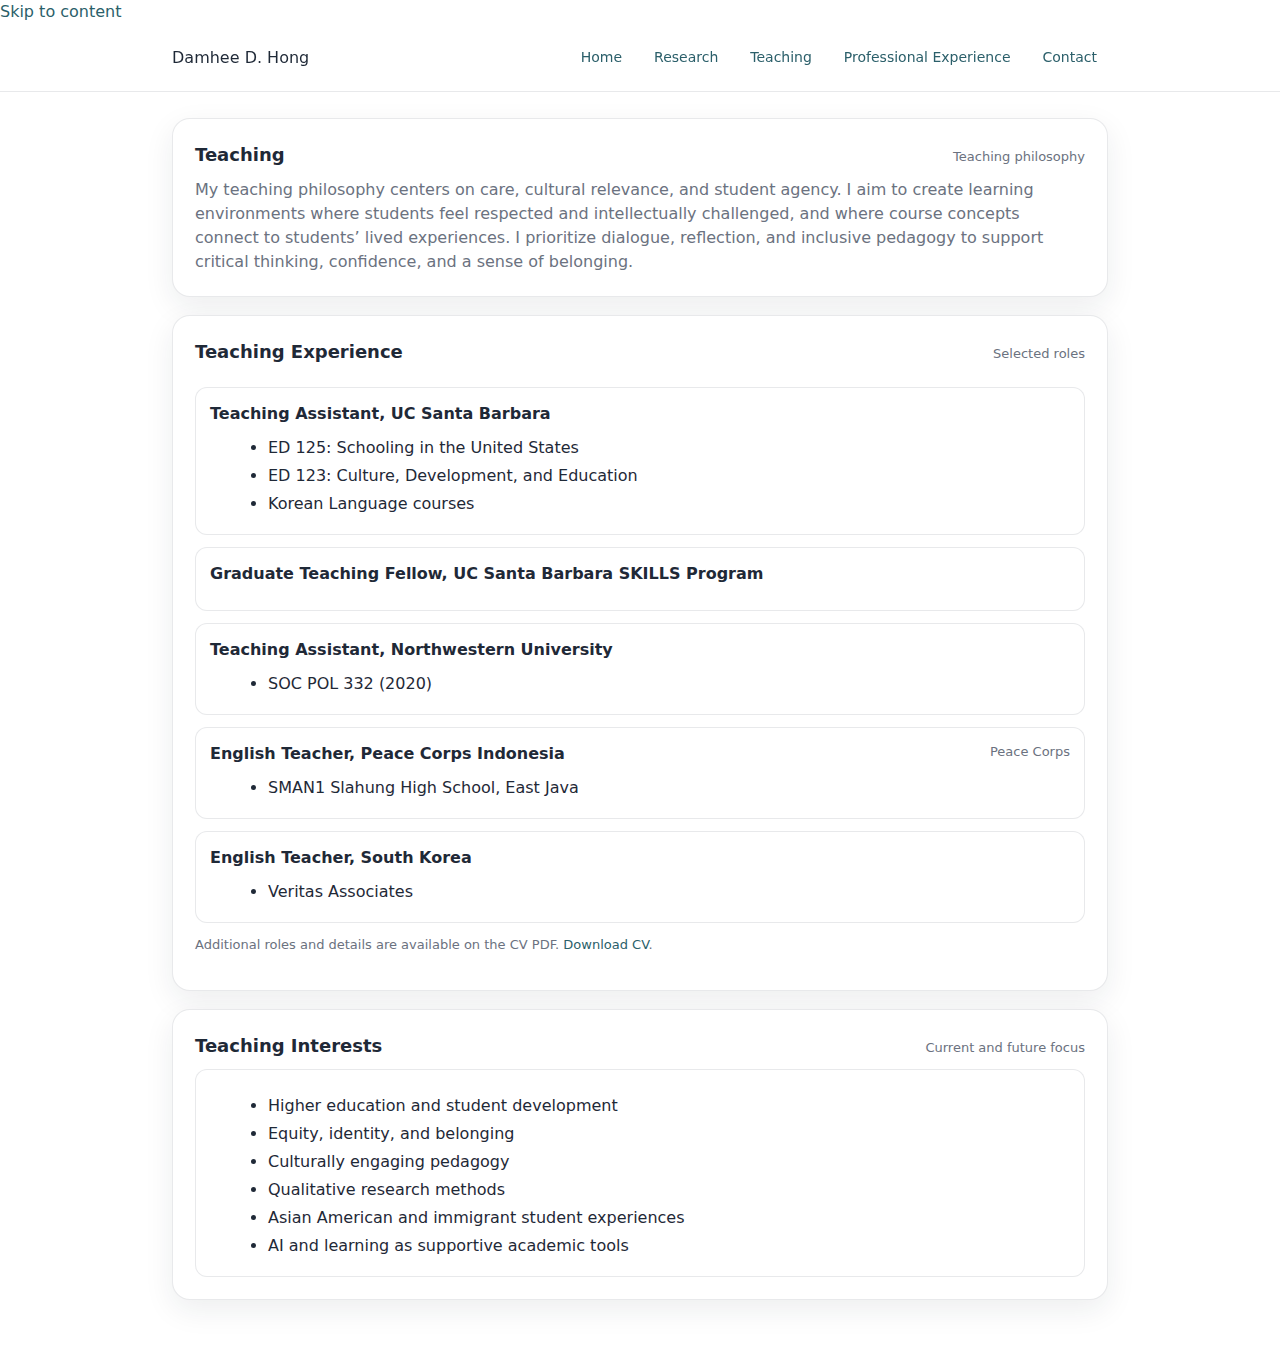
<file: teaching.html>
<!doctype html>
<html lang="en">
<head>
  <meta charset="utf-8" />
  <meta name="viewport" content="width=device-width, initial-scale=1" />
  <title>Teaching | Damhee D. Hong</title>
  <meta name="description" content="Teaching philosophy, experience, and interests of Damhee D. Hong." />
  <link rel="stylesheet" href="styles.css" />
</head>
<body>
<a class="skip-link" href="#main">Skip to content</a>

<header class="nav">
  <div class="nav-inner">
    <div class="brand">Damhee D. Hong</div>
    <nav class="nav-links" aria-label="Primary">
      <a href="index.html">Home</a>
      <a href="research.html">Research</a>
      <a href="teaching.html">Teaching</a>
      <a href="professional-experience.html">Professional Experience</a>
      <a href="contact.html">Contact</a>
    </nav>
  </div>
</header>

<main id="main" class="container">

  <!-- Bubble 1: Teaching Philosophy -->
  <div class="card">
    <div class="section-header">
      <h1 class="section-title">Teaching</h1>
      <p class="section-note">Teaching philosophy</p>
    </div>

    <p class="lede">
      My teaching philosophy centers on care, cultural relevance, and student agency. I aim to create learning environments where students feel respected and intellectually challenged, and where course concepts connect to students’ lived experiences. I prioritize dialogue, reflection, and inclusive pedagogy to support critical thinking, confidence, and a sense of belonging.
    </p>
  </div>

  <!-- Bubble 2: Teaching Experience -->
  <div class="card" style="margin-top: 18px;">
    <div class="section-header">
      <h2 class="section-title">Teaching Experience</h2>
      <p class="section-note">Selected roles</p>
    </div>

    <div class="section">
      <div class="item">
        <div class="top">
          <div class="title">Teaching Assistant, UC Santa Barbara</div>
        </div>
        <ul>
          <li>ED 125: Schooling in the United States </li>
          <li>ED 123: Culture, Development, and Education </li>
          <li>Korean Language courses </li>
        </ul>
      </div>

      <div class="item" style="margin-top: 12px;">
        <div class="top">
          <div class="title">Graduate Teaching Fellow, UC Santa Barbara SKILLS Program</div>
        </div>
        <ul>
        </ul>
      </div>

      <div class="item" style="margin-top: 12px;">
        <div class="top">
          <div class="title">Teaching Assistant, Northwestern University</div>
        </div>
        <ul>
          <li>SOC POL 332 (2020)</li>
        </ul>
      </div>

      <div class="item" style="margin-top: 12px;">
        <div class="top">
          <div class="title">English Teacher, Peace Corps Indonesia</div>
          <div class="meta">Peace Corps</div>
        </div>
        <ul>
          <li>SMAN1 Slahung High School, East Java</li>
        </ul>
      </div>

      <div class="item" style="margin-top: 12px;">
        <div class="top">
          <div class="title">English Teacher, South Korea</div>
        </div>
        <ul>
          <li>Veritas Associates</li>
        </ul>
      </div>

      <p class="small" style="margin-top: 12px;">
        Additional roles and details are available on the CV PDF.
        <a href="DHong_CV_2026.pdf" target="_blank" rel="noopener">Download CV</a>.
      </p>
    </div>
  </div>

  <!-- Bubble 3: Teaching Interests -->
  <div class="card" style="margin-top: 18px;">
    <div class="section-header">
      <h2 class="section-title">Teaching Interests</h2>
      <p class="section-note">Current and future focus</p>
    </div>

    <div class="item">
      <ul>
        <li>Higher education and student development</li>
        <li>Equity, identity, and belonging</li>
        <li>Culturally engaging pedagogy</li>
        <li>Qualitative research methods</li>
        <li>Asian American and immigrant student experiences</li>
        <li>AI and learning as supportive academic tools</li>
      </ul>
    </div>
  </div>

</main>

<script src="script.js"></script>
</body>
</html>
</file>
<file: styles.css>
:root{
  --bg: #ffffff;
  --text: #1f2937;
  --muted: #6b7280;

  /* Warm pastel palette */
  --peach: #f7d6c5;
  --sage: #d7ead9;
  --lav:  #e7def7;
  --sand: #f3efe6;

  --card: #ffffff;
  --border: rgba(31,41,55,.10);
  --shadow: 0 10px 30px rgba(31,41,55,.08);

  --radius: 18px;
  --radius-sm: 12px;

  --max: 980px;
  --pad: 22px;

  --link: #2b5f6a;
  --linkHover: #1f4b54;

  --font: ui-sans-serif, system-ui, -apple-system, "Segoe UI", Roboto, Helvetica, Arial;
}

*{ box-sizing: border-box; }
html, body{ margin:0; padding:0; }

body{
  font-family: var(--font);
  background: var(--bg);
  color: var(--text);
  line-height: 1.5;
}

a{ color: var(--link); text-decoration: none; }
a:hover{ color: var(--linkHover); text-decoration: underline; }

.container{
  max-width: var(--max);
  margin: 0 auto;
  padding: 26px var(--pad) 70px;
}

/* Navigation */

.nav{
  position: sticky;
  top: 0;
  background: rgba(255,255,255,.88);
  backdrop-filter: blur(10px);
  border-bottom: 1px solid var(--border);
  z-index: 10;
}

.nav-inner{
  max-width: var(--max);
  margin: 0 auto;
  padding: 14px var(--pad);
  display:flex;
  align-items:center;
  justify-content: space-between;
  gap: 12px;
}

.brand{
  display:flex;
  align-items:baseline;
  gap: 10px;
}

.brand .name{
  font-weight: 680;
  letter-spacing: .2px;
}

.brand .tag{
  font-size: 13px;
  color: var(--muted);
}

.nav-links{
  display:flex;
  flex-wrap:wrap;
  gap: 10px;
}

.nav-links a{
  font-size: 14px;
  padding: 8px 10px;
  border-radius: 999px;
  border: 1px solid transparent;
}

.nav-links a:hover{
  background: var(--sand);
  border-color: var(--border);
  text-decoration: none;
}

.nav-links a.active{
  background: var(--sand);
  border-color: var(--border);
}

/* Layout */

.home-grid{
  display:grid;
  grid-template-columns: 1.25fr .75fr;
  gap: 18px;
  margin-top: 18px;
}

@media (max-width: 860px){
  .home-grid{ grid-template-columns: 1fr; }
}

/* Cards */

.card{
  background: var(--card);
  border: 1px solid var(--border);
  border-radius: var(--radius);
  box-shadow: var(--shadow);
  padding: 22px;
}

.banner{
  border-radius: var(--radius);
  border: 1px solid var(--border);
  background: linear-gradient(120deg, var(--peach), var(--sage), var(--lav));
  min-height: 140px;
  margin-bottom: 12px;
}

/* Text */

.h1{
  font-size: 34px;
  margin: 0 0 10px;
}

.h2{
  font-size: 18px;
  margin: 0 0 10px;
}

.lede{
  color: var(--muted);
  font-size: 16px;
  margin: 0;
}

.small{
  font-size: 13px;
  color: var(--muted);
}

/* Pills */

.pills{
  display:flex;
  flex-wrap:wrap;
  gap: 10px;
  margin-top: 14px;
}

.pill{
  display:inline-flex;
  align-items:center;
  padding: 9px 12px;
  border-radius: 999px;
  border: 1px solid var(--border);
  background: #fff;
  font-size: 14px;
  color: var(--text);
}

.pill:hover{
  background: var(--sand);
  text-decoration: none;
}

/* Sections */

.section{
  margin-top: 22px;
}

.section-header{
  display:flex;
  align-items:baseline;
  justify-content: space-between;
  margin-bottom: 10px;
}

.section-title{
  font-size: 18px;
  margin:0;
}

.section-note{
  font-size: 13px;
  color: var(--muted);
  margin:0;
}

.list{
  display:flex;
  flex-direction: column;
  gap: 12px;
}

.item{
  border: 1px solid var(--border);
  border-radius: var(--radius-sm);
  padding: 14px;
  background: #fff;
}

.item .top{
  display:flex;
  justify-content: space-between;
  gap: 10px;
  flex-wrap:wrap;
}

.item .title{
  font-weight: 650;
}

.item .meta{
  color: var(--muted);
  font-size: 13px;
}

.item ul{
  margin: 10px 0 0 18px;
}

.item li{
  margin: 4px 0;
}

/* Photo block */

.headshot-wrap{
  display:flex;
  flex-direction: column;
  gap: 12px;
}

/* THIS IS THE IMPORTANT PART */
.headshot{
  width: 100%;
  max-width: 220px;      /* keeps photo small */
  height: auto;         /* preserves natural rectangle */
  object-fit: contain;  /* no cropping */
  border-radius: var(--radius);
  border: 1px solid var(--border);
  box-shadow: 0 12px 26px rgba(31,41,55,.10);
  background: rgba(255,255,255,.7);
  display:block;
  margin: 0 auto;
}

/* Divider */

hr.soft{
  border:0;
  height:1px;
  background: var(--border);
  margin: 16px 0;
}
</file>
